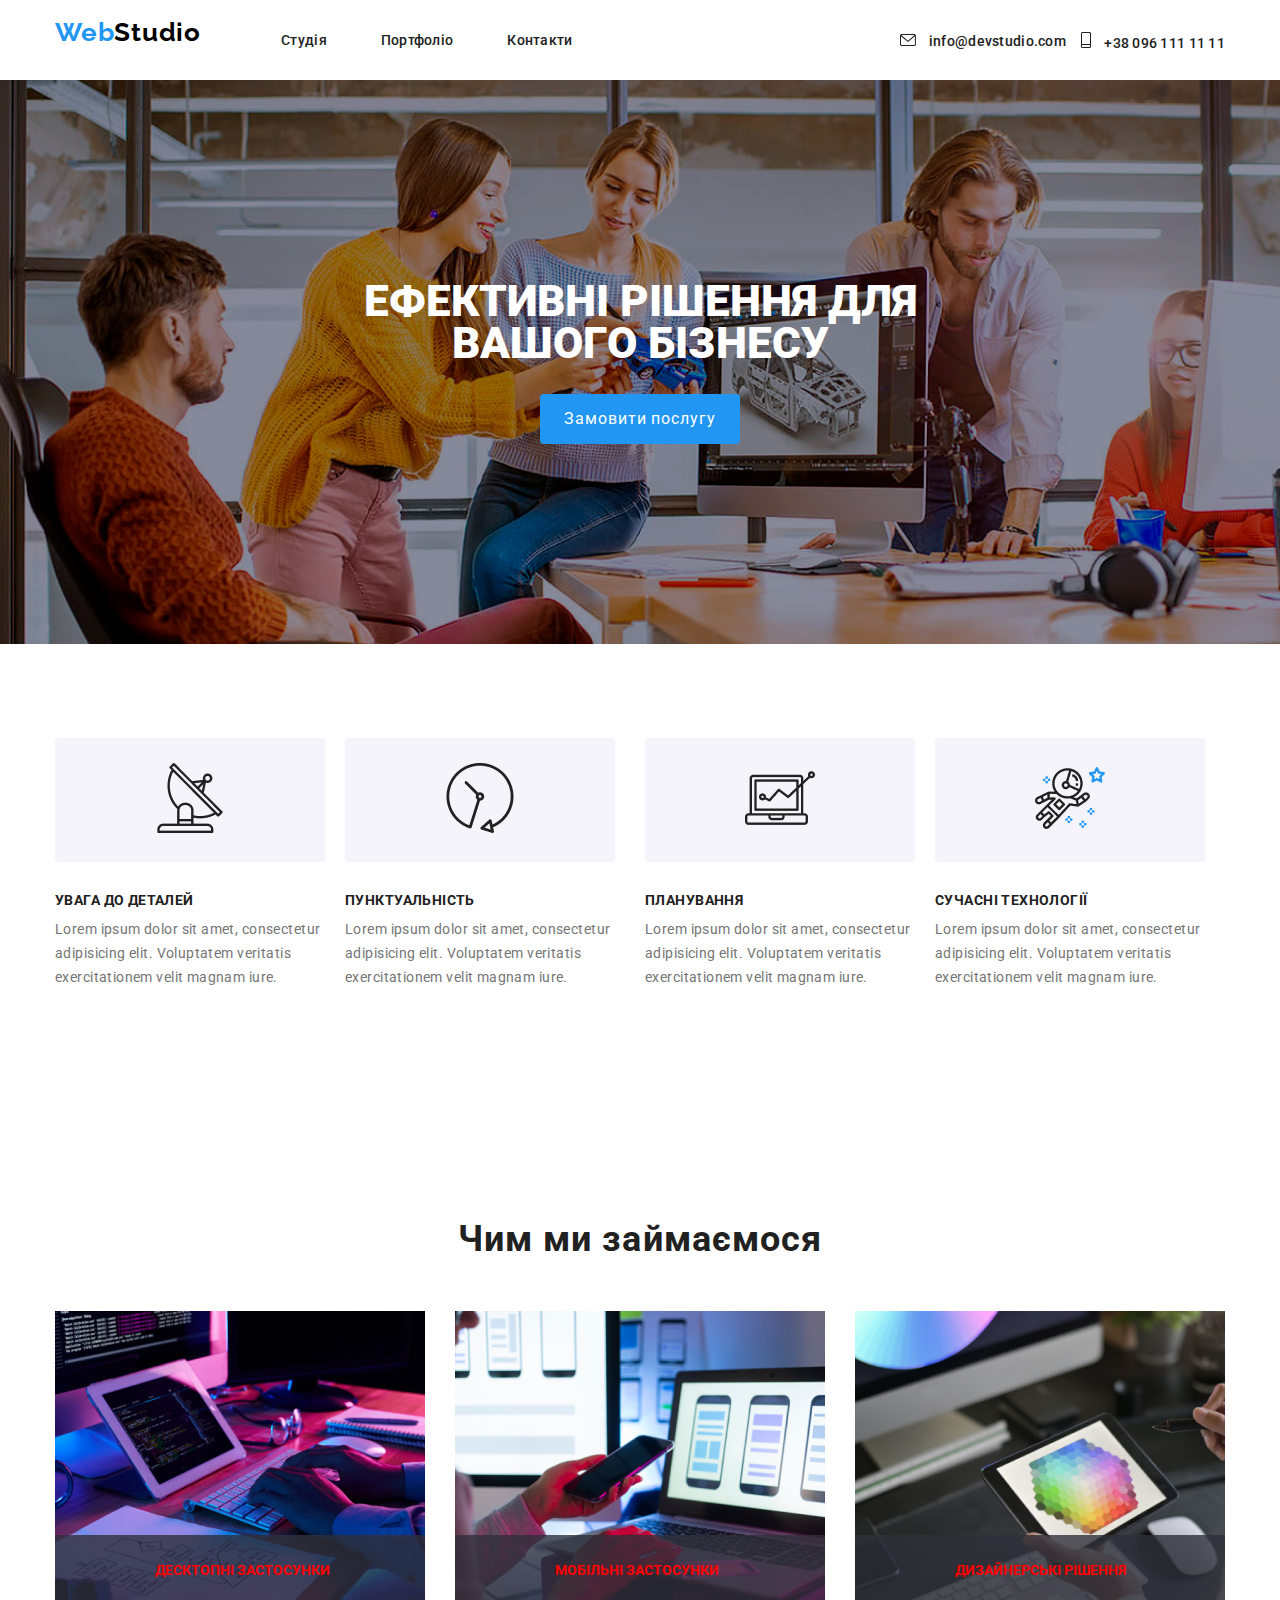
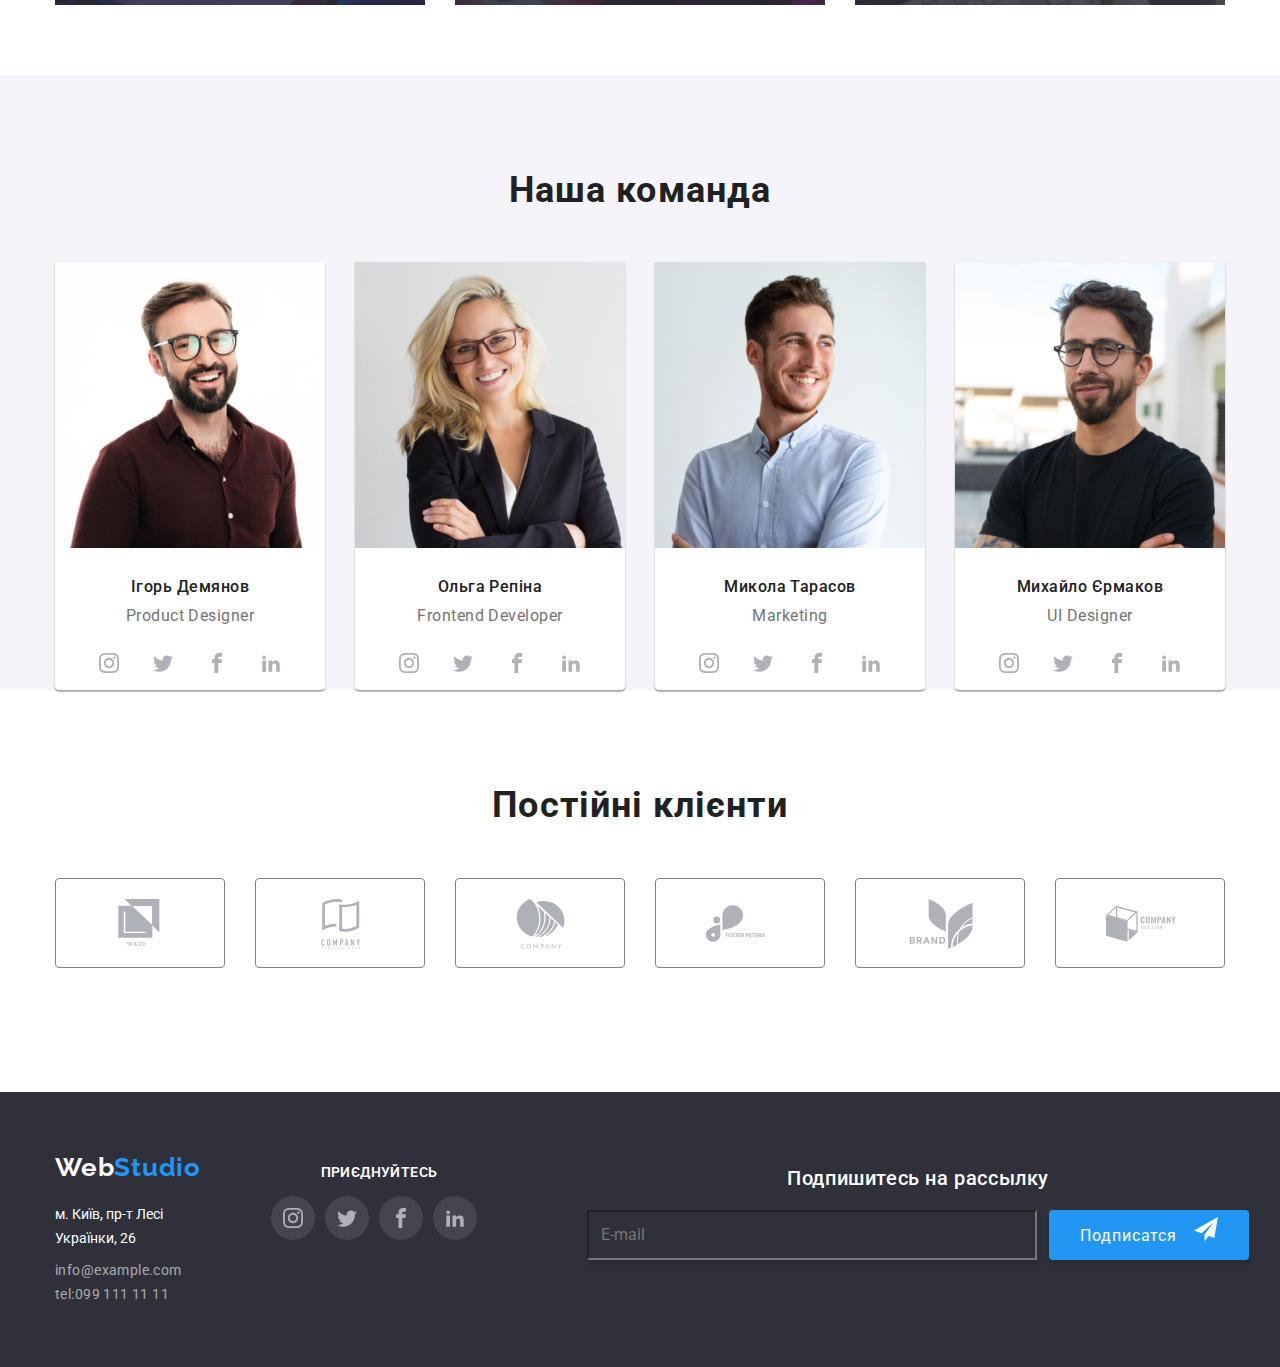
<file: index.html>
<!DOCTYPE html>
<html lang="zxx">
  <head>
    <meta charset="UTF-8" />
    <meta http-equiv="X-UA-Compatible" content="IE=edge" />
    <meta name="viewport" content="width=device-width, initial-scale=1.0" />
    <title>WebStudio</title>
    <link
      rel="stylesheet"
      href="https://fonts.googleapis.com/css2?family=Raleway:wght@700&display=swap"
    />
    <link
      href="https://fonts.googleapis.com/css2?family=Raleway:wght@700&family=Roboto:wght@500&display=swap"
      rel="stylesheet"
    />
    <link
      href="https://cdnjs.cloudflare.com/ajax/libs/modern-normalize/1.1.0/modern-normalize.min.css"
      rel="stylesheet"
    />
    <link rel="stylesheet" href="./scss/main.css" />
  </head>

  <body>
    <!-- Шапка -->
    <header>
      <div class="container">
        <nav>
          <a href="/" class="main-page"><span class="web">Web</span>Studio</a>
          <button data-menu-button type="button" class="btn-header">
              <svg class="heder_icon">
                <use
                  class="open_heder"
                  href="./images/symbol-defs.svg#heder_btn"
                ></use>
                <use
                  class="close_header"
                  href="./images/symbol-defs.svg#closde-heder"
                ></use>
              </svg>
            </button>

          <div data-menu class="mobile-modal">
            
            <ul class="list-links">
              <li class="list-link">
                <a href="./index.html" class="links">Студія</a>
              </li>
              <li class="list-link">
                <a href="portfolio.html" class="links">Портфоліо</a>
              </li>
              <li class="list-link">
                <a href="/contacts" class="links">Контакти</a>
              </li>
            </ul>
            <ul class="mobile-contacts">
              <li class="link-heder-telefon">
                <a href="tel:+380961111111" class="telefon-icon">
                  <svg
                    class="icom-heder-telefon"
                    width="10"
                    height="16"
                    viewBox="0 0 10 16"
                  >
                    <use href="./images/symbol-defs.svg#iphone"></use>
                  </svg>
                  <span>+38 096 111 11 11</span>
                </a>
              </li>

              <li>
                <a href="mailto:info@devstudio.com" class="contacts">
                  <svg
                    class="icom-heder-mail"
                    width="16"
                    height="12"
                    viewBox="0 0 16 12"
                  >
                    <use href="./images/symbol-defs.svg#email"></use>
                  </svg>
                  <span>info@devstudio.com</span>
                </a>
              </li>
            </ul>

            <ul class="list-social-heder">
              <li class="social-heder">
                <a class="socil-link-heder" href="./">Instagram</a>
              </li>
              <li class="social-heder">
                <a class="socil-link-heder" href="./">Twitter</a>
              </li>
              <li class="social-heder">
                <a class="socil-link-heder" href="./">Facebook</a>
              </li>
              <li class="social-heder">
                <a class="socil-link-heder" href="./">LinkedIn</a>
              </li>
            </ul>
          </div>

          <ul class="list-heder">
            <li class="list-link">
              <a href="./index.html" class="links">Студія</a>
            </li>
            <li class="list-link">
              <a href="portfolio.html" class="links">Портфоліо</a>
            </li>
            <li class="list-link">
              <a href="/contacts" class="links">Контакти</a>
            </li>
          </ul>

          <ul class="list-contacts">
            <li class="link-contacts">
              <a href="mailto:info@devstudio.com" class="contacts"
                ><svg
                  class="icom-heder-mail"
                  width="16"
                  height="12"
                  viewBox="0 0 16 12"
                >
                  <use href="./images/symbol-defs.svg#email"></use>
                  </svg>
                <span>info@devstudio.com</span></a
              >
            </li>

            <li class="link-contacts">
              <a href="tel:+380961111111" class="contacts"
                ><svg
                  class="icom-heder-tel"
                  width="10"
                  height="16"
                  viewBox="0 0 10 16"
                >
                  <use href="./images/symbol-defs.svg#iphone"></use>
                </svg>
                <span>+38 096 111 11 11</span></a
              >
            </li>
          </ul>
        </nav>
      </div>
    </header>

    <main>
      <!-- Секція-герой -->
      <section class="hero-section">
        <h1 class="hero-title">
          еФЕКтивні рішення для <br/>
          вашого бізнесу
        </h1>
        <button data-open-modal type="button" class="hero-btn">
          Замовити послугу
        </button>
      </section>
      <div class="backdrop is-hidden" data-backdrop>
        <form class="modall">
          <ul>
            <li class="list-closde">
              <button class="closde-btn" data-close-modal>
                <svg class="closde">
                  <use href="./images/symbol-defs.svg#closde"></use>
                </svg>
              </button>
            </li>
            <li class="list-leave-it">
              <h2>Залиште свої дані, ми Вам зателефонуємо</h2>
            </li>

            <li class="list-people">
              <p class="text-modall">Ім’я</p>
              <svg class="people">
                <use href="./images/symbol-defs.svg#people"></use>
              </svg>
              <input
                type="text"
                class="input-1"
                name="people"
                placeholder="Ведите Name"
                required
              />
            </li>
            <li class="list-tel">
              <p class="text-modall">Телефон</p>
              <svg class="tel">
                <use href="./images/symbol-defs.svg#tel"></use>
              </svg>
              <input
                type="text"
                class="input-1"
                name="Telephone"
                placeholder="Ведите Telephone"
                required

              />
            </li>
            <li class="list-mail">
              <p class="text-modall">Пошта</p>
              <svg class="mail">
                <use href="./images/symbol-defs.svg#mail"></use>
              </svg>
              <input
                type="email"
                class="input-1"
                name="Mail"
                placeholder="Ведите Mail"
                required
              />
            </li>
            <li class="write-tex">
              <p class="text-modall">Коментарі</p>
              <textarea
                class="modal-imput"
                name="Comment"
                placeholder="Введите текст"
              ></textarea>
            </li>
            <li class="list-checkbox">
              <div class="terms">
                <input type="checkbox" />
                <p class="I-agree">
                  Погоджуюсь з розсилкою і приймаю
                  <a class="link-checkbox" href="">Умови договору</a>
                </p>
              </div>
            </li>
          </ul>
          <button class="main-btn">Надіслати</button>
        </form>
      </div>

      <!-- Чому ми? -->
      <section class="about-section">
        <div class="container">
          <ul class="list-about">
            <li class="about-item">
              <h3 class="about-name">УВАГА ДО ДЕТАЛЕЙ</h3>
              <p class="about-description">
                Lorem ipsum dolor sit amet, consectetur adipisicing elit.
                Voluptatem veritatis exercitationem velit magnam iure.
              </p>
            </li>
            <li class="about-item">
              <h3 class="about-name">ПунктуальнІсть</h3>
              <p class="about-description">
                Lorem ipsum dolor sit amet, consectetur adipisicing elit.
                Voluptatem veritatis exercitationem velit magnam iure.
              </p>
            </li>
            <li class="about-item">
              <h3 class="about-name">ПЛАНУВАННЯ</h3>
              <p class="about-description">
                Lorem ipsum dolor sit amet, consectetur adipisicing elit.
                Voluptatem veritatis exercitationem velit magnam iure.
              </p>
            </li>
            <li class="about-item">
              <h3 class="about-name">СУЧАСНІ ТЕхнології</h3>
              <p class="about-description">
                Lorem ipsum dolor sit amet, consectetur adipisicing elit.
                Voluptatem veritatis exercitationem velit magnam iure.
              </p>
            </li>
          </ul>
        </div>
      </section>

      <!-- Чим ми займаємося? -->
      <section class="what-do-we-do">
        <div class="container">
          <h2 class="work-title">Чим ми займаємося</h2>
          <ul class="work-list">
            <li class="item-work">
              <img class="pages" src="./images/ДЕСКТОПНІ ЗАСТОСУНКИ.png" alt="035" />
              <div class="decision">
                <p class="team-do">ДЕСКТОПНІ ЗАСТОСУНКИ</p>
              </div>
            </li>

            <li class="item-work">
              <img class="pages" src="./images/МОБІЛЬНІ ЗАСТОСУНКИ.png" alt="1234" />
              <div class="decision">
                <p class="team-do">МОБІЛЬНІ ЗАСТОСУНКИ</p>
              </div>
            </li>
            <li class="item-work">
              <img class="pages" src="./images/ДИЗАЙНЕРСЬКІ РІШЕННЯ.png" alt="12345" />
              <div class="decision">
                <p class="team-do">ДИЗАЙНЕРСЬКІ РІШЕННЯ</p>
              </div>
            </li>
          </ul>
        </div>
      </section>

      <!-- Наша команда -->
      <section class="our-team-section">
        <div class="container">
          <h2 class="our-team">Наша команда</h2>
          <ul class="team">
            <li class="team-item">
              <picture>
                 <source srcset="./images/imgigormobile.1x.png 1x, ./images/imgigormobile.2x.png 2x" media="(max-width: 768px)">
              <source srcset="./images/imgigortablet.1x.png 1x, ./images/imgigortablet.2x.png 2x" media="(min-width: 768px)">
              <source srcset="./images/imgigordesck.1x.png 1x, ./images/imgigordesck.2x.png 2x" media="(min-width: 1200px)">
              <img class="our-pages" src="./images/imgigordesck.1x.png" alt="028" />
              </picture>
              <h3 class="team-name">Ігорь Демянов</h3>
              <p class="team-profesion">Product Designer</p>
              <ul class="social-list">
                <li class="social-item">
                  <a class="social-link">
                    <svg class="svg-social-networks">
                      <use href="./images/symbol-defs.svg#instagram"></use>
                    </svg>
                  </a>
                </li>
                <li class="social-item">
                  <a class="social-link">
                    <svg class="svg-social-networks">
                      <use href="./images/symbol-defs.svg#twitter"></use>
                    </svg>
                  </a>
                </li>
                <li class="social-item">
                  <a class="social-link">
                    <svg class="svg-social-networks">
                      <use href="./images/symbol-defs.svg#facebook"></use>
                    </svg>
                  </a>
                </li>
                <li class="social-item">
                  <a class="social-link">
                    <svg class="svg-social-networks">
                      <use href="./images/symbol-defs.svg#linkedin"></use>
                    </svg>
                  </a>
                </li>
              </ul>
            </li>
            <li class="team-item">
              <picture>
               <source srcset="./images/imgmobile-olga.1x.jpg 1x, ./images/imgmobile-olga.2x.jpg 2x" media="(max-width: 768px)">
              <source srcset="./images/imgtablet=olga.1x.jpg 1x, ./images/imgtablet=olga.2x.jpg 2x" media="(min-width: 768px)">
              <source srcset="./images/imgdesc-olga.1x.jpg 1x, ./images/imgdesc-olga.2x.png 2x" media="(min-width: 1200px)">
              <img class="our-pages" src="./images/imgdesc-olga.1x.jpg" alt="901" />
              </picture>
              <h3 class="team-name">Ольга Репіна</h3>
              <p class="team-profesion">Frontend Developer</p>
              <ul class="social-list">
                <li class="social-item">
                  <a class="social-link">
                    <svg class="svg-social-networks">
                      <use href="./images/symbol-defs.svg#instagram"></use>
                    </svg>
                  </a>
                </li>
                <li class="social-item">
                  <a class="social-link">
                    <svg class="svg-social-networks">
                      <use href="./images/symbol-defs.svg#twitter"></use>
                    </svg>
                  </a>
                </li>
                <li class="social-item">
                  <a class="social-link">
                    <svg class="svg-social-networks">
                      <use href="./images/symbol-defs.svg#facebook"></use>
                    </svg>
                  </a>
                </li>
                <li class="social-item">
                  <a class="social-link">
                    <svg class="svg-social-networks">
                      <use href="./images/symbol-defs.svg#linkedin"></use>
                    </svg>
                  </a>
                </li>
              </ul>
            </li>
            <li class="team-item">
            <picture>
              <source srcset="./images/imgmobile-Mikola.1x.jpg 1x, ./images/imgmobile-Mikola.2x.jpg 2x" media="(max-width: 768px)">
              <source srcset="./images/imgtablet-mikola.1x.jpg 1x, ./images/imgtablet-mikola.2x.jpg 2x" media="(min-width: 768px)">
              <source srcset="./images/imgdasc-mikola.1x.jpg 1x, ./images/imgdasc-mikola.2x.jpg 2x" media="(min-width: 1200px)">
              <img class="our-pages" src="./images/imgdasc-mikola.1x.jpgg" alt="902" />
            </picture>
              <h3 class="team-name">Микола Тарасов</h3>
              <p class="team-profesion">Marketing</p>
              <ul class="social-list">
                <li class="social-item">
                  <a class="social-link">
                    <svg class="svg-social-networks">
                      <use href="./images/symbol-defs.svg#instagram"></use>
                    </svg>
                  </a>
                </li>
                <li class="social-item">
                  <a class="social-link">
                    <svg class="svg-social-networks">
                      <use href="./images/symbol-defs.svg#twitter"></use>
                    </svg>
                  </a>
                </li>
                <li class="social-item">
                  <a class="social-link">
                    <svg class="svg-social-networks">
                      <use href="./images/symbol-defs.svg#facebook"></use>
                    </svg>
                  </a>
                </li>
                <li class="social-item">
                  <a class="social-link">
                    <svg class="svg-social-networks">
                      <use href="./images/symbol-defs.svg#linkedin"></use>
                    </svg>
                  </a>
                </li>
              </ul>
            </li>
            <li class="team-item">
              <picture>
              <source srcset="./images/imgmobile-Mihaylo.1x.jpg 1x, ./images/imgmobile-Mihaylo.2x.jpg 2x" media="(max-width: 768px)">
            <source srcset="./images/imgtablet-Mihaylo.1x.jpg 1x, ./images/imgtablet-Mihaylo.2x.jpg 2x" media="(min-width: 768px)">
            <source srcset="./images/imgdasc-Mihaylo.1x.jpg 1x, ./images/imgdasc-Mihaylo.2x.jpg 2x" media="(min-width: 1200px)">
              <img class="our-pages" src="./images/imgdasc-Mihaylo.1x.jpg" alt="903" />
            </picture>
              <h3 class="team-name">Михайло Єрмаков</h3>
              <p class="team-profesion">UI Designer</p>
              <ul class="social-list">
                <li class="social-item">
                  <a class="social-link">
                    <svg class="svg-social-networks">
                      <use href="./images/symbol-defs.svg#instagram"></use>
                    </svg>
                  </a>
                </li>
                <li class="social-item">
                  <a class="social-link">
                    <svg class="svg-social-networks">
                      <use href="./images/symbol-defs.svg#twitter"></use>
                    </svg>
                  </a>
                </li>
                <li class="social-item">
                  <a class="social-link">
                    <svg class="svg-social-networks">
                      <use href="./images/symbol-defs.svg#facebook"></use>
                    </svg>
                  </a>
                </li>
                <li class="social-item">
                  <a class="social-link">
                    <svg class="svg-social-networks">
                      <use href="./images/symbol-defs.svg#linkedin"></use>
                    </svg>
                  </a>
                </li>
              </ul>
            </li>
          </ul>
        </div>
      </section>

      <section class="Regular-section">
        <div class="container">
          <h2 class="Regular-customers">Постійні клієнти</h2>
          <ul class="taemes">
            <li class="container-Reguler">
              <svg class="svg-pages">
                <use href="./images/symbol-defs.svg#ya s go"></use>
              </svg>
            </li>
            <li class="container-Reguler">
              <svg class="svg-pages">
                <use href="./images/symbol-defs.svg#book"></use>
              </svg>
            </li>
            <li class="container-Reguler">
              <svg class="svg-pages">
                <use href="./images/symbol-defs.svg#company"></use>
              </svg>
            </li>
            <li class="container-Reguler">
              <svg class="svg-pages">
                <use href="./images/symbol-defs.svg#peters"></use>
              </svg>
            </li>
            <li class="container-Reguler">
              <svg class="svg-pages">
                <use href="./images/symbol-defs.svg#brand"></use>
              </svg>
            </li>
            <li class="container-Reguler">
              <svg class="svg-pages">
                <use href="./images/symbol-defs.svg#LINE"></use>
              </svg>
            </li>
          </ul>
        </div>
      </section>
    </main>
    <footer class="footer">
      <div class="container">
        <div class="footer-infor">
          <h2 class="logo-footer"><span class="logo-word">Web</span>Studio</h2>
          <address class="place">м. Київ, пр-т Лесі Українки, 26</address>
          <ul class="list-footer">
            <li class="email-footer">info@example.com</li>
            <li class="tel-footer">tel:099 111 11 11</li>
          </ul>
        </div>

        <div class="footer-social">
          <h2 class="Join-in">Приєднуйтесь</h2>
          <ul class="list-footer-social">
            <li class="list-item-footer">
              <a class="social-link">
                <svg class="svg-social-networks">
                  <use href="./images/symbol-defs.svg#instagram"></use>
                </svg>
              </a>
            </li>
            <li class="list-item-footer">
              <a class="social-link">
                <svg class="svg-social-networks">
                  <use href="./images/symbol-defs.svg#twitter"></use>
                </svg>
              </a>
            </li>
            <li class="list-item-footer">
              <a class="social-link">
                <svg class="svg-social-networks">
                  <use href="./images/symbol-defs.svg#facebook"></use>
                </svg>
              </a>
            </li>
            <li class="list-item-footer">
              <a class="social-link">
                <svg class="svg-social-networks">
                  <use href="./images/symbol-defs.svg#linkedin"></use>
                </svg>
              </a>
            </li>
          </ul>
        </div>
        <div class="footer-mailing">
          <h2 class="mailing-text">Подпишитесь на рассылку</h2>
          <ul class="list-mailing">
            <li class="link-mailing">
              <input class="footer-input" type="text" placeholder="E-mail" />
            </li>
            <li class="link-mailing">
              <button class="footer-btn" type="button">
                Подписатся
                <svg class="svg-mailing">
                  <use href="./images/symbol-defs.svg#telegram"></use>
                </svg>
              </button>
            </li>
          </ul>
        </div>
      </div>
    </footer>
    <script src="./js/script.js"></script>
  </body>
</html>
</file>
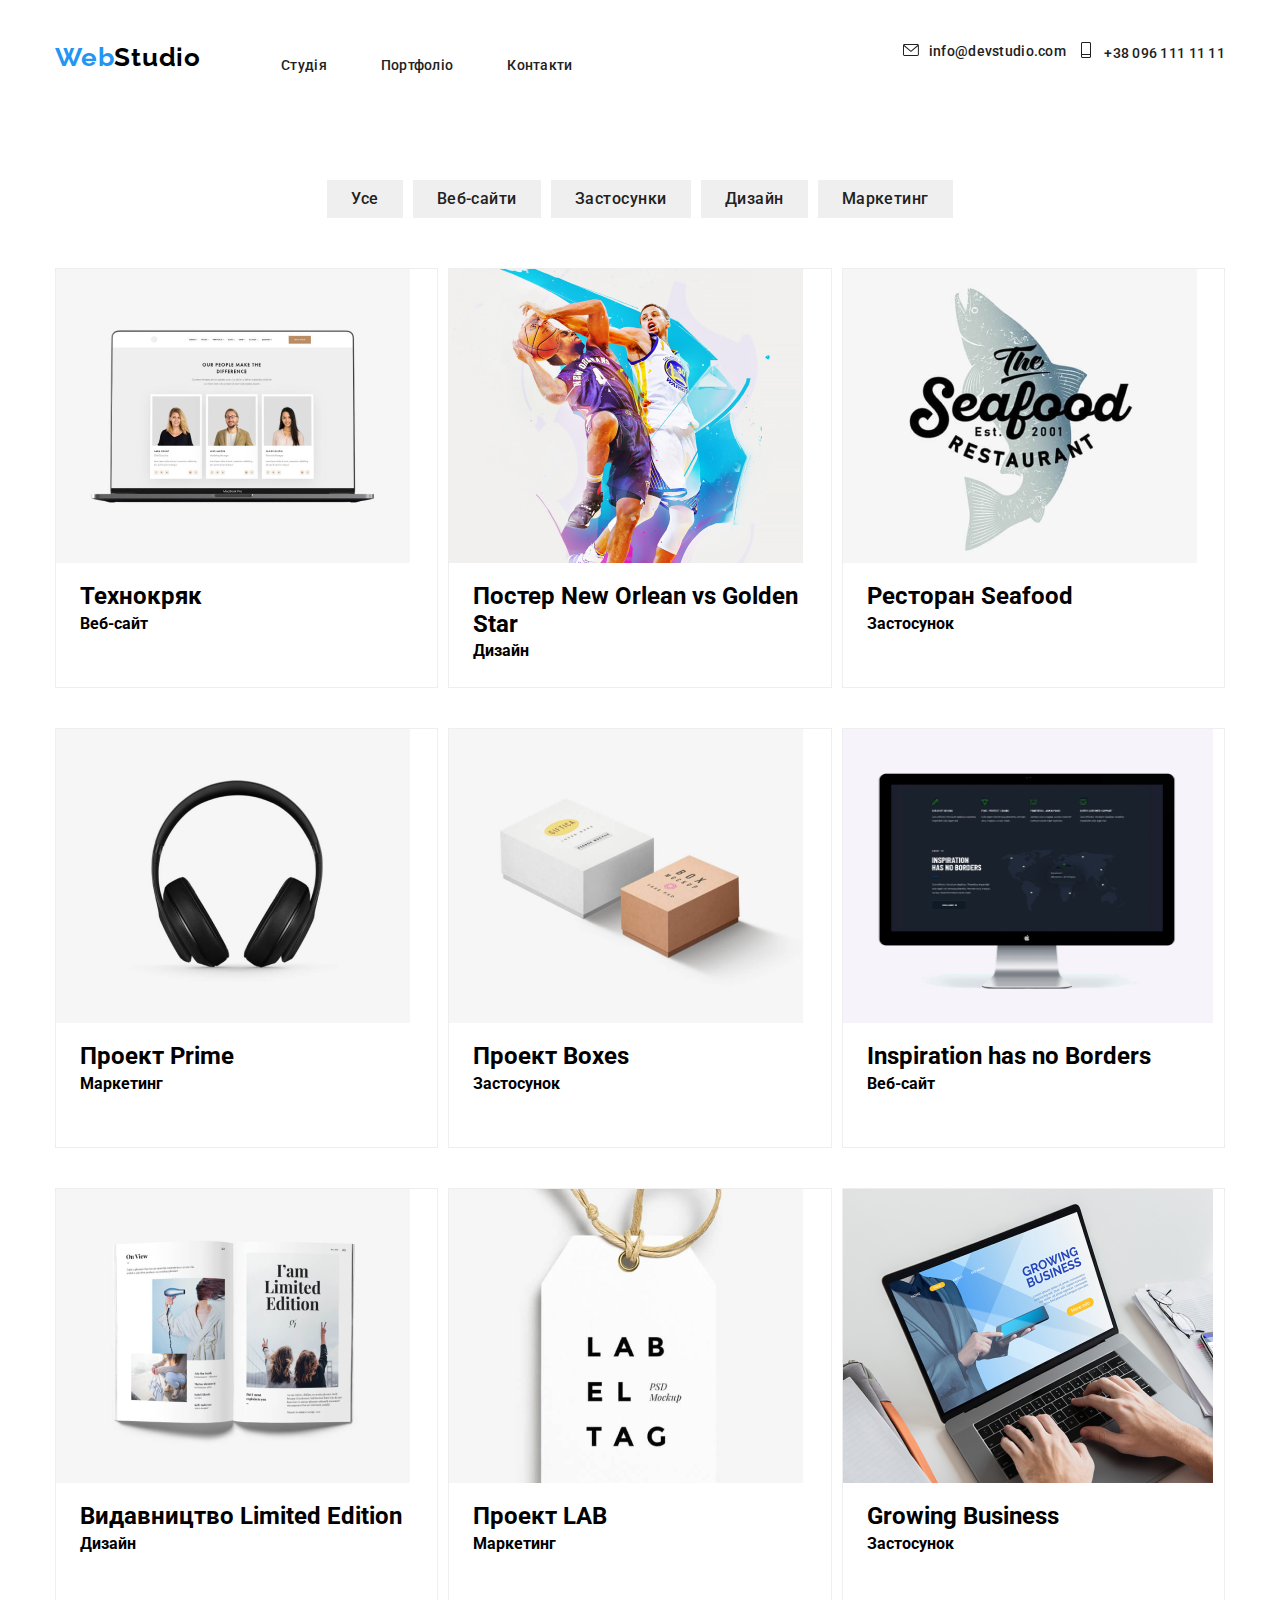
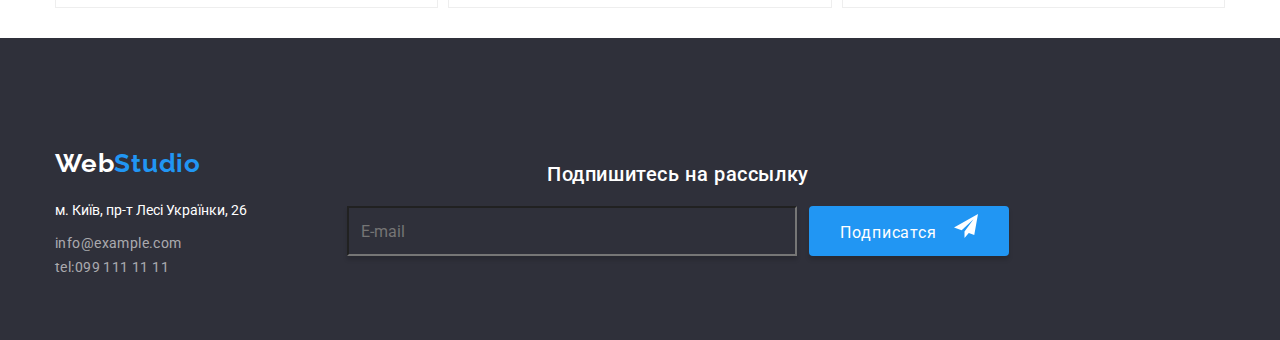
<file: portfolio.html>
<!DOCTYPE html>
<html lang="zxx">

<head>
  <meta charset="UTF-8">
  <meta http-equiv="X-UA-Compatible" content="IE=edge">
  <meta name="viewport" content="width=device-width, initial-scale=1.0">
  <title>Портфоліо</title>
  <link rel="stylesheet" href="https://fonts.googleapis.com/css2?family=Raleway:wght@700&display=swap">
  <link href="https://fonts.googleapis.com/css2?family=Raleway:wght@700&family=Roboto:wght@500&display=swap"
    rel="stylesheet">
  <link href="https://cdnjs.cloudflare.com/ajax/libs/modern-normalize/1.1.0/modern-normalize.min.css" rel="stylesheet">
  <link rel="stylesheet" href="./scss/portfolio.css">
</head>

<body>
  <!-- Шапка -->
  <header>
    <div class="container">
      <nav>
        <a href="/" class="main-page"><span class="web">Web</span>Studio</a>

        <ul class="list-heder">
          <li class="list-link"><a href="./index.html" class="links">Студія</a></li>
          <li class="list-link"><a href="portfolio.html" class="links">Портфоліо</a></li>
          <li class="list-link"><a href="/contacts" class="links">Контакти</a></li>
        </ul>


        <ul class="list-contacts">

          <li><a href="mailto:info@devstudio.com" class="contacts"><svg class="icom-heder-mail" width="16" height="12"
                viewBox="0 0 16 12">
                <use href="./images/symbol-defs.svg#email"></use>
              </svg><span>info@devstudio.com</span></a></li>

          <li><a href="tel:+380961111111" class="contacts"><svg class="icom-heder-tel" width="10" height="16"
                viewBox="0 0 10 16">
                <use href="./images/symbol-defs.svg#iphone"></use>
              </svg> <span>+38 096 111 11 11</span></a></li>
        </ul>
      </nav>
    </div>
  </header>
  <main>

    <ul class="menu">
      <li class="item"><button class="menu-btn" type="button">Усе</button></li>
      <li class="item"><button class="menu-btn" type="button">Веб-сайти</button></li>
      <li class="item"><button class="menu-btn" type="button">Застосунки</button></li>
      <li class="item"><Button class="menu-btn" type="button">Дизайн</Button></li>
      <li class="item"><button class="menu-btn" type="button">Маркетинг</button></li>
    </ul>


    <div class="container">
      <ul class="card-set">
        <li class="title">
          <picture>
            <source srcset="./images/imgТехнокрякMobile.1x.png 1x, ./images/imgТехнокрякMobile.2x.png 2x"
              media="(max-width: 768px)">
            <source srcset="./images/imgТехнокрякTablet.1x.png 1x, ./images/imgТехнокрякTablet.2x.png 2x"
              media="(min-width: 768px)">
            <source srcset="./images/imgТехнокрякdesc.1x.png 1x, ./images/imgТехнокрякdesc.2x.png 2x"
              media="(min-width: 1200px)">
            <img class="img-Profiles" src="./images/imgТехнокрякdesc.1x.png" alt="Профили">
          </picture>
          <h2>Технокряк</h2>
          <p>Веб-сайт</p>
          <div class="container-pages">
            <p class="text-hover">Технокрик це сучасний майданчик поширення коронавірусу.
              Компанії використовують цю платформу для цифрового шпигунства та атак на захищені сервери конкурентів.</p>
          </div>
        </li>

        <li class="title">
          <picture>
            <source srcset="./images/imgПостерmobile.1x.png 1x, ./images/imgПостерmobile.2x.png 2x"
              media="(max-width: 768px)">
            <source srcset="./images/imgПостерtablet.1x.png 1x, ./images/imgПостерtablet.2x.png 2x"
              media="(min-width: 768px)">
            <source srcset="./images/imgПостерdesc.1x.png 1x, ./images/imgПостерdesc.2x.png 2x"
              media="(min-width: 1200px)">
            <img src="./images/imgПостерdesc.1x.png" alt="Постер">
          </picture>
          <h2>Постер New Orlean vs Golden Star</h2>
          <p>Дизайн</p>
          <div class="container-pages">
            <p class="text-hover">Технокрик це сучасний майданчик поширення коронавірусу.
              Компанії використовують цю платформу для цифрового шпигунства та атак на захищені сервери конкурентів.</p>
          </div>
        </li>

        <li class="title">
          <picture>
            <source srcset="./images/imgРесторанmobile.1x.png 1x, ./images/imgРесторанmobile.2x.png 2x"
              media="(max-width: 768px)">
            <source srcset="./images/imgРестораhTablet.1x.png 1x, ./images/imgРестораhTablet.2x.png 2x"
              media="(min-width: 768px)">
            <source srcset="./images/imgРестораhdesc.1x.png 1x, ./images/imgРестораhdesc.2x.2x.png"
              media="(min-width: 1200px)">
            <img src="./images/imgРестораhdesc.1x.png" alt="Ресторан">
          </picture>
          <h2>Ресторан Seafood</h2>
          <p>Застосунок</p>
          <div class="container-pages">
            <p class="text-hover">Технокрик це сучасний майданчик поширення коронавірусу.
              Компанії використовують цю платформу для цифрового шпигунства та атак на захищені сервери конкурентів.</p>
          </div>
        </li>

        <li class="title">
          <picture>
            <source srcset="./images/imgНаушникиMobile.1x.png 1x, ./images/imgНаушникиMobile.2x.png 2x"
              media="(max-width: 768px)">
            <source srcset="./images/imgНаушникиTablet.1x.png 1x, ./images/imgНаушникиTablet.2x.png 2x"
              media="(min-width: 768px)">
            <source srcset="./images/imgНаушникиDESC.1x.png 1x, ./images/imgНаушникиDESC.2x.png 2x"
              media="(min-width: 1200px)">
            <img src="./images/imgНаушникиDESC.1x.png" alt="Наушники">
          </picture>
          <h2>Проект Prime</h2>
          <p>Маркетинг</p>
          <div class="container-pages">
            <p class="text-hover">Технокрик це сучасний майданчик поширення коронавірусу.
              Компанії використовують цю платформу для цифрового шпигунства та атак на захищені сервери конкурентів.</p>
          </div>
        </li>

        <li class="title">
          <picture>
            <source srcset="./images/imgBoxMobile.1x.png 1x, ./images/imgBoxMobile.2x.png 2x"
              media="(max-width: 768px)">
            <source srcset="./images/imgBoxTablet.1x.png 1x, ./images/imgBoxTablet.2x.png 2x"
              media="(min-width: 768px)">
            <source srcset="./images/imgBoxDesc.1x.png 1x, ./images/imgBoxDesc.2x.png 2x" media="(min-width: 1200px)">
            <img src="./images/imgBoxDesc.1x.png" alt="коробка">
          </picture>
          <h2>Проект Boxes</h2>
          <p>Застосунок</p>
          <div class="container-pages">
            <p class="text-hover">Технокрик це сучасний майданчик поширення коронавірусу.
              Компанії використовують цю платформу для цифрового шпигунства та атак на захищені сервери конкурентів.</p>
          </div>
        </li>

        <li class="title">
          <picture>
            <source srcset="./images/imgmonitorMobile.1x.png 1x, ./images/imgmonitorMobile.2x.png 2x" media="(max-width: 768px)">
            <source srcset="./images/imgmonitortablet.1x.png 1x, ./images/imgmonitortablet.2x.png 2x" media="(min-width: 768px)">
            <source srcset="./images/imgmonitordesc.1x.png 1x, ./images/imgmonitordesc.2x.png" media="(min-width: 1200px)">
            <img class="pages" src="./images/imgmonitordesc.1x.png" alt="Монитор">
          </picture>
          <h2>Inspiration has no Borders</h2>
          <p>Веб-сайт</p>
          <div class="container-pages">
            <p class="text-hover">Технокрик це сучасний майданчик поширення коронавірусу.
              Компанії використовують цю платформу для цифрового шпигунства та атак на захищені сервери конкурентів.</p>
          </div>
        </li>

        <li class="title">
          <picture>
            <source srcset="./images/imgMagazineMobile.1x.png 1x, ./images/imgMagazineMobile.2x.png 2x" media="(max-width: 768px)">
            <source srcset="./images/imgMagazineTablet.1x.png 1x, ./images/imgMagazineTAblet.2x.png 2x" media="(min-width: 768px)">
            <source srcset="./images/imgMagazinedesc.1x.png 1x, ./images/imgMagazinedesc.2x.png 2x" media="(min-width: 1200px)">
            <img src="./images/imgMagazinedesc.1x.png" alt="Журнал">
          </picture>
          <h2>Видавництво Limited Edition</h2>
          <p>Дизайн</p>
          <div class="container-pages">
            <p class="text-hover">Технокрик це сучасний майданчик поширення коронавірусу.
              Компанії використовують цю платформу для цифрового шпигунства та атак на захищені сервери конкурентів.</p>
          </div>
        </li>

        <li class="title">
          <picture>
            <source srcset="./images/imgLeibaMobile.1x.png 1x, ./images/imgLeibaMobile.2x.png 2x" media="(max-width: 768px)">
            <source srcset="./images/imgLeibaTablet.1x.png 1x, ./images/imgLeibaTablet.2x.png 2x" media="(min-width: 768px)">
            <source srcset="./images/imgLeibaDesc.1x.png 1x, ./images/imgLeibaDesc.2x.png 2x" media="(min-width: 1200px)">
            <img src="./images/905.jpg" alt="Лейба">
          </picture>
          <h2>Проект LAB</h2>
          <p>Маркетинг</p>
          <div class="container-pages">
            <p class="text-hover">Технокрик це сучасний майданчик поширення коронавірусу.
              Компанії використовують цю платформу для цифрового шпигунства та атак на захищені сервери конкурентів.</p>
          </div>
        </li>

        <li class="title">
          <picture>
            <source srcset="./images/img laptopMobile.1x.png 1x, ./images/img laptopMobile.2x.png 2x" media="(max-width: 768px)">
            <source srcset="./images/img laptopTablet.1x.png 1x, ./images/img laptoptablet2x.png 2x" media="(min-width: 768px)">
            <source srcset="./images/img laptopDesc.1x.png 1x, ./images/img laptopDesc.2x.png" media="(min-width: 1200px)">
            <img class="pages" src="./images/img laptopDesc.1x.png" alt="Ноутбук">
          </picture>
          <h2>Growing Business</h2>
          <p>Застосунок</p>
          <div class="container-pages">
            <p class="text-hover">Технокрик це сучасний майданчик поширення коронавірусу.
              Компанії використовують цю платформу для цифрового шпигунства та атак на захищені сервери конкурентів.</p>
          </div>
        </li>
      </ul>
    </div>


  </main>
  <footer class="footer">
    <div class="container">
      <div class="footer-infor">
        <h2 class="logo-footer"><span class="logo-word">Web</span>Studio</h2>
        <address class="place">м. Київ, пр-т Лесі Українки, 26</address>
        <ul class="list-footer">
          <li class="email-footer">info@example.com</li>
          <li class="tel-footer">tel:099 111 11 11</li>
        </ul>
      </div>
      <div class="footer-mailing">
        <h2 class="mailing-text">Подпишитесь на рассылку</h2>
        <ul class="list-mailing">
          <li class="link-mailing"><input class="footer-input" type="text" placeholder="E-mail"></li>
          <li class="link-mailing"><button class="footer-btn" type="button">Подписатся <svg class="svg-mailing">
                <use href="./images/symbol-defs.svg#telegram"></use>
              </svg></button></li>
        </ul>
      </div>
    </div>
    </div>
  </footer>
</body>
</file>
<file: scss/main.css>
body {
  font-family: "Roboto";
  font-weight: 700;
}

.container {
  padding-left: 15px;
  padding-right: 15px;
  margin-left: auto;
  margin-right: auto;
}
@media screen and (min-width: 480px) {
  .container {
    width: 480px;
  }
}
@media screen and (min-width: 768px) {
  .container {
    width: 768px;
  }
}
@media screen and (min-width: 1200px) {
  .container {
    width: 1200px;
  }
}

header {
  display: flex;
  align-items: center;
  height: 80px;
  position: relative;
}

nav {
  display: flex;
}

.main-page {
  color: #000000;
  font-family: "Raleway";
  font-size: 26px;
  line-height: 1.2;
  letter-spacing: 0.03em;
}
@media screen and (min-width: 768px) {
  .main-page {
    margin-right: 93px;
    width: 133.12px;
    height: 17.76px;
  }
}

.web {
  color: #2196F3;
}

.list-links {
  gap: 20px;
  position: absolute;
  top: 100%;
  left: 0;
  width: 480px;
  height: 400px;
  display: none;
  background-color: #fff;
}

.links {
  font-weight: 500;
  font-size: 40px;
  line-height: 47px;
  text-align: center;
  letter-spacing: 0.02em;
  color: #212121;
}
@media screen and (min-width: 768px) {
  .links {
    font-size: 14px;
    position: relative;
  }
}

.links::after {
  content: "";
  background-color: #2196F3;
  width: 100%;
  height: 4px;
  display: block;
  position: absolute;
  top: 32px;
  opacity: 0;
}

.links:hover::after {
  opacity: 1;
}

.list-heder {
  display: none;
}
@media screen and (min-width: 768px) {
  .list-heder {
    display: flex;
  }
}

.list-link {
  margin-top: 25px;
}
@media screen and (min-width: 768px) {
  .list-link {
    margin-right: 54px;
    margin-top: 0px;
  }
}

.list-link:last-child {
  margin-right: 0px;
}

.links:hover {
  color: #2196F3;
}

.list-contacts {
  list-style: none;
  display: none;
}
@media screen and (min-width: 768px) {
  .list-contacts {
    display: flex;
    flex-wrap: wrap;
  }
}
@media screen and (min-width: 1200px) {
  .list-contacts {
    display: flex;
    margin-left: auto;
  }
}

.link-contacts {
  padding-left: 50px;
}
@media screen and (min-width: 768px) {
  .link-contacts {
    padding: 0px;
  }
}
@media screen and (min-width: 1200px) {
  .link-contacts {
    padding-top: 15px;
    padding-left: 0px;
  }
}

.contacts {
  color: #212121;
  font-weight: 500;
  font-size: 14px;
  line-height: 1.1;
  letter-spacing: 0.02em;
}

.contacts:hover {
  color: #2196F3;
}

.icom-heder-mail {
  margin-left: 0px;
  margin-right: 10px;
  fill: currentColor;
}
@media screen and (min-width: 768px) {
  .icom-heder-mail {
    margin-left: 32px;
  }
}

.icom-heder-tel {
  margin-left: 32px;
  margin-right: 10px;
  fill: currentColor;
}
@media screen and (min-width: 768px) {
  .icom-heder-tel {
    margin-left: 15px;
  }
}

a[href="tel:+380961111111"] {
  padding-top: 32px;
}
@media screen and (min-width: 768px) {
  a[href="tel:+380961111111"] {
    margin-left: 20px;
  }
}
@media screen and (min-width: 1200px) {
  a[href="tel:+380961111111"] {
    margin-left: 0px;
  }
}

.icon {
  left: 65.75%;
  right: 33.25%;
  width: 50px;
  height: 50px;
  bottom: 98.43%;
}

.btn-header {
  border: none;
  display: block;
  margin-left: auto;
  background-color: transparent;
}
@media screen and (min-width: 768px) {
  .btn-header {
    display: none;
  }
}

.btn-header .heder_icon {
  width: 40px;
  height: 40px;
  fill: #000000;
}

.btn-header .close_header {
  display: none;
}

.btn-header .open_heder {
  display: block;
}

.btn-header.is-open .heder_icon {
  display: block;
}

.btn-header.is-open .open_heder {
  display: none;
}

.list-links.is-open {
  display: block;
}

.close_header {
  height: 32px;
  width: 32px;
}

.icom-heder-telefon {
  fill: currentColor;
}

.link-heder-telefon {
  margin-top: 62px;
  margin-bottom: 22px;
}

.telefon-icon {
  font-weight: 500;
  font-size: 34px;
  line-height: 40px;
  /* identical to box height */
  letter-spacing: 0.02em;
  color: #757575;
}

.telefon-icon:hover {
  color: #2196F3;
}

.socil-link-heder {
  font-weight: 500;
  font-size: 18px;
  line-height: 22px;
  /* identical to box height, or 122% */
  letter-spacing: 0.02em;
  color: #2196f3;
}

.list-social-heder {
  display: flex;
  padding-top: 20px;
}

.social-heder {
  margin-right: 20px;
}

.social-heder:last-child {
  margin-right: 0px;
}

.mobile-modal {
  width: 100%;
  display: none;
}
@media screen and (min-width: 480px) {
  .mobile-modal {
    display: none;
    position: absolute;
    top: 100%;
    left: 0%;
  }
  .mobile-modal.is-open {
    display: block;
  }
}

.hero-section {
  max-width: 1600px;
  background-image: linear-gradient(rgba(47, 48, 58, 0.4), rgba(47, 48, 58, 0.4)), url(../../images/Header\ imgmobilehero.1x.png);
  padding: 118px 60px;
}
@media screen and (-webkit-min-device-pixel-ratio: 2), screen and (min-resolution: 2dppx), (-webkit-min-device-pixel-ratio: 2), (min-resolution: 192dpi) {
  .hero-section {
    background-image: url(../../images/Header\ imgmobilehero.2x.png);
  }
}
@media screen and (min-width: 768px) {
  .hero-section {
    background-image: url(../../images/Header\ imgtablethero.1x.png);
  }
}
@media screen and (min-width: 768px) and (-webkit-min-device-pixel-ratio: 2), screen and (min-width: 768px) and (min-resolution: 2dppx), screen and (min-width: 768px) and (min-resolution: 192dpi) {
  .hero-section {
    background-image: url(../../images/Header\ imgtablethero.2.png);
  }
}
@media screen and (min-width: 1200px) {
  .hero-section {
    padding-top: 200px;
    padding-bottom: 200px;
    background-image: url(../../images/Imgherodesk.1x.png);
  }
}
@media screen and (min-width: 1200px) and (-webkit-min-device-pixel-ratio: 2), screen and (min-width: 1200px) and (min-resolution: 2dppx), screen and (min-width: 1200px) and (min-resolution: 192dpi) {
  .hero-section {
    background-image: url(../../images/Imgherodesk.2x.png);
  }
}

.hero-title {
  text-align: center;
  text-transform: uppercase;
  color: #FFFFFF;
  margin-bottom: 30px;
  padding: auto;
}
@media screen and (min-width: 480px) {
  .hero-title {
    margin-left: auto;
    margin-right: auto;
    font-weight: 900;
    font-size: 26px;
    line-height: 42px;
  }
}
@media screen and (min-width: 1200px) {
  .hero-title {
    font-size: 44px;
    line-height: 1, 3;
  }
}

.hero-btn {
  border: none;
  font-size: 16px;
  padding: auto;
  margin-top: 30px;
  line-height: 1.9;
  align-items: center;
  text-align: center;
  letter-spacing: 0.06em;
  color: #FFFFFF;
  width: 200px;
  height: 50px;
  display: block;
  background: #2196F3;
  border-radius: 4px;
  /* box-shadow: 0 5px o rgb(175, 2, 2); */
  position: relative;
}
@media screen and (min-width: 480px) {
  .hero-btn {
    margin-left: auto;
    margin-right: auto;
  }
}
.hero-btn:hover {
  background-color: rgb(197, 6, 6);
}

.hero-btn:active {
  top: 5px;
  box-shadow: 0px 4px 4px rgba(0, 0, 0, 0.15);
}

.backdrop.is-hidden {
  opacity: 0;
  pointer-events: none;
}

.backdrop.is-hidden .form {
  transform: translate(-50%, -50%) scale(0);
}

.backdrop {
  position: relative;
  top: 0;
  left: 0;
  bottom: 0;
  right: 0;
  background-color: rgba(244, 243, 245, 0.5);
}

.modall {
  max-width: 581px;
  transform: translate(-50%, -50%) scale(1);
  position: absolute;
  background: #FFFFFF;
  box-shadow: 0px 1px 3px rgba(0, 0, 0, 0.12), 0px 1px 1px rgba(0, 0, 0, 0.14), 0px 2px 1px rgba(0, 0, 0, 0.2);
  border-radius: 4px;
  left: 50%;
  top: 50%;
}

.closde {
  width: 11px;
  height: 11px;
}

.closde-btn {
  border: solid #000000 1px;
  fill: #000000;
  border: 20px;
  padding: 6px;
  width: 11px;
  height: 11px;
}

.people {
  width: 12px;
  height: 12px;
  position: absolute;
  margin-top: 14px;
  margin-left: 15px;
}

.list-closde {
  padding-left: 537px;
  padding-top: 17px;
}

.list-leave-it {
  padding-left: 41px;
  padding-top: 40px;
  margin-bottom: 12px;
}

.input-1 {
  width: 100%;
  height: 40px;
  border: 1px solid rgba(33, 33, 33, 0.2);
  border-radius: 4px;
  padding-left: 42px;
  /* position: relative; */
}

.list-people {
  padding-left: 40px;
}

.tel {
  width: 13px;
  height: 13px;
  position: absolute;
  margin-top: 14px;
  margin-left: 15px;
  position: absolute;
  margin-top: 14px;
  margin-left: 15px;
}

.list-tel {
  padding-left: 40px;
}

.list-mail {
  padding-left: 40px;
}

.mail {
  width: 15px;
  height: 13px;
  position: absolute;
  margin-top: 14px;
  margin-left: 15px;
}

.modal-imput {
  width: 100%;
  height: 120px;
}

.write-tex {
  padding-left: 40px;
  margin-top: 10px;
}

.list-checkbox {
  margin-top: 25px;
  padding-left: 54px;
  /* width: 15px;
  height: 16px; */
}

.I-agree {
  font-weight: 400;
  font-size: 14px;
  line-height: 24px;
  letter-spacing: 0.03em;
  color: #757575;
  width: 300px;
  height: 24px;
  margin-left: 10px;
}

.link-checkbox {
  color: rgb(33, 150, 243);
  height: 24px;
  width: 100px;
  justify-content: center;
}

.main-btn {
  border: none;
  font-size: 16px;
  padding: auto;
  margin-top: 60px;
  line-height: 1.9;
  align-items: center;
  text-align: center;
  letter-spacing: 0.06em;
  color: #FFFFFF;
  width: 200px;
  height: 50px;
  display: block;
  margin-left: auto;
  margin-right: auto;
  background: #2196F3;
  box-shadow: 0px 4px 4px rgba(0, 0, 0, 0.15);
  border-radius: 4px;
  position: relative;
  top: 0px;
  box-shadow: 0 5px o #161616;
}

.text-modall {
  width: 38px;
  height: 14px;
  letter-spacing: 0.01em;
  color: #757575;
  margin-bottom: 4px;
  margin-top: 10px;
}

.modal-imput {
  padding-top: 12px;
  padding-left: 16px;
}

.main-btn:hover {
  background-color: rgb(1, 36, 1);
}

.main-btn:active {
  top: 3px;
  box-shadow: 0 2px o #161616;
}

@media screen and (min-width: 480px) {
  .about-section {
    height: 1114px;
    padding-top: 20px;
  }
}
@media screen and (min-width: 768px) {
  .about-section {
    height: 627px;
  }
}
@media screen and (min-width: 1200px) {
  .about-section {
    padding-top: 94px;
    height: 480px;
  }
}

.list-about {
  list-style: none;
}
@media screen and (min-width: 480px) {
  .list-about {
    flex-wrap: wrap;
    display: flex;
  }
}
@media screen and (min-width: 480px) {
  .about-item {
    width: 450px;
  }
}
@media screen and (min-width: 768px) {
  .about-item {
    width: 354px;
    margin-right: 20px;
  }
}
@media screen and (min-width: 1200px) {
  .about-item {
    width: 270px;
  }
}

@media screen and (min-width: 480px) {
  .about-item:nth-child(2) {
    margin-right: 0px;
  }
}
@media screen and (min-width: 1200px) {
  .about-item:nth-child(2) {
    margin-right: 30px;
  }
}

.about-item:last-child {
  margin-right: 0;
}

.about-name {
  margin-top: 30px;
  font-size: 14px;
  letter-spacing: 0.03em;
  text-transform: uppercase;
  color: #212121;
}
@media screen and (min-width: 480px) {
  .about-name {
    font-weight: 700;
    line-height: 16px;
  }
}
.about-description {
  margin-top: 10px;
  font-weight: 400;
  font-size: 14px;
  letter-spacing: 0.03em;
  color: #757575;
}
@media screen and (min-width: 480px) {
  .about-description {
    line-height: 24px;
  }
}
@media screen and (min-width: 1200px) {
  .about-description {
    line-height: 1.7;
  }
}

.about-item::before {
  content: "";
  background-position: center;
  background-repeat: no-repeat;
  /* position: absolute; */
  /* height: 120px; */
  background: #F5F4FA;
  border-radius: 4px;
}
.about-item:nth-child(1)::before {
  content: url(../.././images/Vector.png);
  display: block;
  padding-bottom: 25px;
  text-align: center;
  padding-top: 25px;
}

.about-item:nth-child(2)::before {
  content: url(../.././images/Vector\ \(1\).png);
  display: block;
  padding-bottom: 25px;
  text-align: center;
  padding-top: 25px;
}

.about-item:nth-child(3)::before {
  content: url(../.././images/Vector\ \(2\).png);
  display: block;
  padding-bottom: 33px;
  text-align: center;
  padding-top: 33px;
}

.about-item:nth-child(4)::before {
  content: url(../.././images/astronaut\ 1.png);
  display: block;
  padding-bottom: 25px;
  text-align: center;
  padding-top: 25px;
}

.what-do-we-do {
  display: none;
  padding-bottom: 94px;
  padding-left: auto;
  padding-right: auto;
}
@media screen and (min-width: 1200px) {
  .what-do-we-do {
    display: flex;
  }
}

.work-title {
  padding-top: 94px;
  margin-left: auto;
  margin-right: auto;
  margin-bottom: 50px;
  font-size: 36px;
  line-height: 1.2;
  text-align: center;
  letter-spacing: 0.03em;
  color: #212121;
}

.work-list {
  list-style: none;
  padding: 0px;
}
@media screen and (min-width: 1200px) {
  .work-list {
    display: flex;
  }
}

.item-work {
  margin-right: 30px;
  padding-bottom: 200px;
}

.item-work:last-child {
  margin-right: 0px;
}

.team-do {
  padding-top: 27px;
  padding-left: 100px;
  position: absolute;
  font-weight: 700;
  font-size: 14px;
  text-align: center;
  line-height: 16px;
  color: red;
}

.decision {
  position: relative;
  height: 70px;
  width: 370px;
  background: rgba(47, 48, 58, 0.8);
  top: 224px;
}

.pages {
  width: 370px;
  height: 294px;
  position: absolute;
}

.social-link {
  width: 44px;
  height: 44px;
  fill: #AFB1B8;
  align-items: center;
  justify-content: center;
  display: flex;
}

.our-team-section {
  padding-top: 94px;
  background-color: #F5F4FA;
  padding-right: auto;
}

.team {
  list-style: none;
  padding: 0px;
}
@media screen and (min-width: 768px) {
  .team {
    display: flex;
    flex-wrap: wrap;
  }
}
@media screen and (min-width: 1200px) {
  .team {
    display: flex;
  }
}

.our-team {
  padding-bottom: 50px;
  font-weight: 700;
  font-size: 36px;
  line-height: 1.2;
  text-align: center;
  letter-spacing: 0.03em;
  color: #212121;
}

.team-item {
  margin-bottom: 30px;
  padding-bottom: 30px;
  background: #FFFFFF;
  /* material shadow v1 */
  box-shadow: 0px 1px 3px rgba(0, 0, 0, 0.12), 0px 1px 1px rgba(0, 0, 0, 0.14), 0px 2px 1px rgba(0, 0, 0, 0.2);
  border-radius: 0px 0px 4px 4px;
}
@media screen and (min-width: 480px) {
  .team-item {
    width: 450px;
    height: 622px;
  }
}
@media screen and (min-width: 768px) {
  .team-item {
    margin-right: 30px;
    width: 354px;
    height: 536px;
    margin-bottom: 0px;
  }
}
@media screen and (min-width: 1200px) {
  .team-item {
    margin-right: 30px;
    width: 270px;
    height: 428px;
  }
}

@media screen and (min-width: 480px) {
  .team-item:nth-child(2) {
    margin-right: 0px;
  }
}
@media screen and (min-width: 1200px) {
  .team-item:nth-child(2) {
    margin-right: 30px;
  }
}

.team-item:last-child {
  margin-right: 0px;
}

.team-name {
  margin-top: 30px;
  margin-left: auto;
  margin-right: auto;
  font-weight: 500;
  font-size: 16px;
  line-height: 1, 1;
  /* identical to box height */
  text-align: center;
  letter-spacing: 0.03em;
  color: #212121;
}

.team-profesion {
  margin-top: 10px;
  padding-left: auto;
  font-weight: 400;
  font-size: 16px;
  line-height: 19px;
  /* identical to box height */
  text-align: center;
  letter-spacing: 0.03em;
  color: #757575;
}

.social-list {
  display: flex;
  margin-top: 16px;
  justify-content: center;
}

.social-item {
  margin-right: 10px;
}

.svg-social-networks {
  width: 20px;
  height: 20px;
}

.social-link:hover {
  fill: #FFFFFF;
  background-color: #2196F3;
  border-radius: 50%;
}

.Regular-customers {
  margin-left: auto;
  margin-right: auto;
  margin-bottom: 50px;
  font-size: 36px;
  line-height: 1.2;
  text-align: center;
  letter-spacing: 0.03em;
  color: #212121;
}

.container-Reguler {
  justify-content: center;
  margin-bottom: 30px;
  margin-right: 30px;
  width: 210px;
  height: 90px;
  border: 1px solid grey;
  border-radius: 4px;
}

@media screen and (min-width: 480px) {
  .container-Reguler:nth-child(2n) {
    margin-right: 0px;
  }
}
@media screen and (min-width: 768px) {
  .container-Reguler:nth-child(2n) {
    margin-right: 30px;
  }
}

.container-Reguler:hover {
  fill: #2196F3;
  border: 1px solid #2196F3;
  border-radius: 4px;
}

.container-Reguler:last-child {
  margin-right: 0px;
}

.svg-pages {
  fill: #AFB1B8;
  margin-bottom: 20px;
  margin-left: 50px;
  margin-top: 20px;
  margin-right: auto;
  height: 50px;
  width: 70px;
}

.container-Reguler:hover {
  fill: #2196F3;
}

.svg-pages:hover {
  fill: #2196F3;
}

.taemes {
  list-style: none;
  padding: 0px;
}
@media screen and (min-width: 480px) {
  .taemes {
    display: flex;
    flex-wrap: wrap;
  }
}
@media screen and (min-width: 1200px) {
  .taemes {
    flex-wrap: nowrap;
  }
}

.Regular-section {
  padding-top: 94px;
  padding-bottom: 94px;
  padding-left: auto;
  padding-right: auto;
}

.footer {
  padding-bottom: 60px;
  background: #2F303A;
  display: flex;
}

@media screen and (min-width: 768px) {
  footer .container {
    display: flex;
    flex-wrap: wrap;
  }
}
@media screen and (min-width: 1200px) {
  footer .container {
    display: flex;
    flex-wrap: nowrap;
  }
}

.logo-footer {
  padding-top: 60px;
  font-family: "Raleway";
  font-size: 26px;
  line-height: 1.2;
  letter-spacing: 0.03em;
  color: #2196F3;
}

@media screen and (min-width: 1200px) {
  .list-mailing {
    display: flex;
  }
}

.footer-mailing {
  padding-top: 75px;
}
@media screen and (min-width: 768px) {
  .footer-mailing {
    padding-left: 166px;
  }
}
@media screen and (min-width: 1200px) {
  .footer-mailing {
    padding-left: 100px;
  }
}

.mailing-text {
  font-weight: 500;
  color: #FFFFFF;
  margin-bottom: 20px;
  font-size: 20px;
  letter-spacing: 0.03em;
}
@media screen and (min-width: 480px) {
  .mailing-text {
    text-align: center;
  }
}
@media screen and (min-width: 768px) {
  .mailing-text {
    text-align: none;
  }
}
.footer-btn {
  width: 200px;
  height: 50px;
  border: none;
  font-size: 16px;
  letter-spacing: 0.06em;
  color: #FFFFFF;
  line-height: 1.9;
  box-shadow: 0px 4px 4px rgba(0, 0, 0, 0.15);
  display: block;
  background: #2196F3;
  border-radius: 4px;
  position: relative;
}
@media screen and (min-width: 480px) {
  .footer-btn {
    margin-left: auto;
    margin-right: auto;
  }
}
@media screen and (min-width: 1200px) {
  .footer-btn {
    margin-left: 0px;
    margin-right: 0px;
  }
}

.svg-mailing {
  width: 24px;
  height: 24px;
  margin-left: 12px;
  fill: #FFFFFF;
  /* margin-top: 12px; */
}

.footer-social {
  padding-top: 72px;
  padding-left: 70px;
}

.logo-word {
  font-family: "Raleway";
  font-size: 26px;
  line-height: 1.2;
  letter-spacing: 0.03em;
  color: rgb(255, 255, 255);
}

.footer-input {
  padding-left: 12px;
  margin-right: 12px;
  width: 100%;
  height: 50px;
  background: #2F303A;
  box-shadow: 0px 4px 4px rgba(0, 0, 0, 0.15);
}
@media screen and (min-width: 1200px) {
  .footer-input {
    width: 450px;
  }
}

.place {
  font-style: normal;
  margin-top: 20px;
  font-weight: 400;
  font-size: 14px;
  line-height: 1.7;
  letter-spacing: 0, 3em;
  color: #FFFFFF;
}

.email-footer {
  font-weight: 400;
  font-size: 14px;
  line-height: 1.7;
  letter-spacing: 0.03em;
  margin-top: 9px;
  color: rgba(255, 255, 255, 0.6);
}

.tel-footer {
  /* margin-top: 9px; */
  font-weight: 400;
  font-size: 14px;
  line-height: 1.7;
  letter-spacing: 0.03em;
  color: rgba(255, 255, 255, 0.6);
}

.list-footer {
  list-style: none;
}

.Join-in {
  color: #FFFFFF;
  font-style: normal;
  font-weight: 600;
  font-size: 14px;
  line-height: 16px;
  letter-spacing: 0.03em;
  text-transform: uppercase;
  margin-bottom: 16px;
}
@media screen and (min-width: 480px) {
  .Join-in {
    text-align: center;
  }
}

.svg-social-networks-footer {
  fill: #FFFFFF;
  background-color: 100% solid #757575;
  width: 20px;
  height: 20px;
  margin-right: 10px;
}

.svg-social-networks-footer:hover {
  fill: #FFFFFF;
  background-color: #2196F3;
  border-radius: 100%;
}

.social-item:last-child {
  margin-right: 0px;
}

.list-item-footer {
  margin-right: 10px;
  width: 44px;
  height: 44px;
  background: rgba(255, 255, 255, 0.1);
  border-radius: 50%;
}

.footer-btn:hover {
  background-color: purple;
}

.footer-btn:active {
  top: 5px;
  box-shadow: 0px 4px 4px rgba(0, 0, 0, 0.15);
}

@media screen and (min-width: 480px) {
  .link-mailing {
    margin-bottom: 30px;
  }
}
@media screen and (min-width: 1200px) {
  .link-mailing {
    margin-bottom: 0px;
  }
}

.list-footer-social {
  display: flex;
}
@media screen and (min-width: 480px) {
  .list-footer-social {
    justify-content: center;
  }
}
h2, h1, h3 {
  margin: 0px;
}

p {
  margin: 0px;
}

ul {
  padding: 0px;
  list-style: none;
  margin: 0px;
}

a {
  text-decoration: none;
  padding: 0px;
}

img {
  display: block;
  max-width: 100%;
  height: auto;
}/*# sourceMappingURL=main.css.map */
</file>
<file: scss/portfolio.css>
body {
  font-family: "Roboto";
  font-weight: 700;
}

.container {
  padding-left: 15px;
  padding-right: 15px;
  margin-left: auto;
  margin-right: auto;
}
@media screen and (min-width: 480px) {
  .container {
    width: 480px;
  }
}
@media screen and (min-width: 768px) {
  .container {
    width: 768px;
  }
}
@media screen and (min-width: 1200px) {
  .container {
    width: 1200px;
  }
}

header {
  display: flex;
  align-items: center;
  height: 80px;
  position: relative;
}

nav {
  display: flex;
}

.main-page {
  color: #000000;
  font-family: "Raleway";
  font-size: 26px;
  line-height: 1.2;
  letter-spacing: 0.03em;
}
@media screen and (min-width: 768px) {
  .main-page {
    margin-right: 93px;
    width: 133.12px;
    height: 17.76px;
  }
}

.web {
  color: #2196F3;
}

.list-links {
  gap: 20px;
  position: absolute;
  top: 100%;
  left: 0;
  width: 480px;
  height: 400px;
  display: none;
  background-color: #fff;
}

.links {
  font-weight: 500;
  font-size: 40px;
  line-height: 47px;
  text-align: center;
  letter-spacing: 0.02em;
  color: #212121;
}
@media screen and (min-width: 768px) {
  .links {
    font-size: 14px;
    position: relative;
  }
}

.links::after {
  content: "";
  background-color: #2196F3;
  width: 100%;
  height: 4px;
  display: block;
  position: absolute;
  top: 32px;
  opacity: 0;
}

.links:hover::after {
  opacity: 1;
}

.list-heder {
  display: none;
}
@media screen and (min-width: 768px) {
  .list-heder {
    display: flex;
  }
}

.list-link {
  margin-top: 25px;
}
@media screen and (min-width: 768px) {
  .list-link {
    margin-right: 54px;
    margin-top: 0px;
  }
}

.list-link:last-child {
  margin-right: 0px;
}

.links:hover {
  color: #2196F3;
}

.list-contacts {
  list-style: none;
  display: none;
}
@media screen and (min-width: 768px) {
  .list-contacts {
    display: flex;
    flex-wrap: wrap;
  }
}
@media screen and (min-width: 1200px) {
  .list-contacts {
    display: flex;
    margin-left: auto;
  }
}

.link-contacts {
  padding-left: 50px;
}
@media screen and (min-width: 768px) {
  .link-contacts {
    padding: 0px;
  }
}
@media screen and (min-width: 1200px) {
  .link-contacts {
    padding-top: 15px;
    padding-left: 0px;
  }
}

.contacts {
  color: #212121;
  font-weight: 500;
  font-size: 14px;
  line-height: 1.1;
  letter-spacing: 0.02em;
}

.contacts:hover {
  color: #2196F3;
}

.icom-heder-mail {
  margin-left: 0px;
  margin-right: 10px;
  fill: currentColor;
}
@media screen and (min-width: 768px) {
  .icom-heder-mail {
    margin-left: 32px;
  }
}

.icom-heder-tel {
  margin-left: 32px;
  margin-right: 10px;
  fill: currentColor;
}
@media screen and (min-width: 768px) {
  .icom-heder-tel {
    margin-left: 15px;
  }
}

a[href="tel:+380961111111"] {
  padding-top: 32px;
}
@media screen and (min-width: 768px) {
  a[href="tel:+380961111111"] {
    margin-left: 20px;
  }
}
@media screen and (min-width: 1200px) {
  a[href="tel:+380961111111"] {
    margin-left: 0px;
  }
}

.icon {
  left: 65.75%;
  right: 33.25%;
  width: 50px;
  height: 50px;
  bottom: 98.43%;
}

.btn-header {
  border: none;
  display: block;
  margin-left: auto;
  background-color: transparent;
}
@media screen and (min-width: 768px) {
  .btn-header {
    display: none;
  }
}

.btn-header .heder_icon {
  width: 40px;
  height: 40px;
  fill: #000000;
}

.btn-header .close_header {
  display: none;
}

.btn-header .open_heder {
  display: block;
}

.btn-header.is-open .heder_icon {
  display: block;
}

.btn-header.is-open .open_heder {
  display: none;
}

.list-links.is-open {
  display: block;
}

.close_header {
  height: 32px;
  width: 32px;
}

.icom-heder-telefon {
  fill: currentColor;
}

.link-heder-telefon {
  margin-top: 62px;
  margin-bottom: 22px;
}

.telefon-icon {
  font-weight: 500;
  font-size: 34px;
  line-height: 40px;
  /* identical to box height */
  letter-spacing: 0.02em;
  color: #757575;
}

.telefon-icon:hover {
  color: #2196F3;
}

.socil-link-heder {
  font-weight: 500;
  font-size: 18px;
  line-height: 22px;
  /* identical to box height, or 122% */
  letter-spacing: 0.02em;
  color: #2196f3;
}

.list-social-heder {
  display: flex;
  padding-top: 20px;
}

.social-heder {
  margin-right: 20px;
}

.social-heder:last-child {
  margin-right: 0px;
}

.mobile-modal {
  width: 100%;
  display: none;
}
@media screen and (min-width: 480px) {
  .mobile-modal {
    display: none;
    position: absolute;
    top: 100%;
    left: 0%;
  }
  .mobile-modal.is-open {
    display: block;
  }
}

.menu-btn:hover {
  color: #FFFFFF;
}

.menu {
  display: flex;
  justify-content: center;
}

.menu > .item:not(:last-child) {
  margin-right: 10px;
}

.item {
  color: #212121;
  background-color: #F5F4FA;
  margin-top: 100px;
}

.item:hover {
  background-color: #2196F3;
}

button:hover {
  background-color: #2196F3;
}

button {
  border: none;
  padding-top: 6px;
  padding-bottom: 6px;
  padding-left: 24px;
  padding-right: 24px;
}

.menu-btn {
  font-weight: 500;
  font-size: 16px;
  line-height: 26px;
  /* identical to box height, or 162% */
  text-align: center;
  letter-spacing: 0.03em;
  color: #212121;
}

.menu-btn:hover {
  color: #FFFFFF;
}

.container-pages {
  position: absolute;
  top: 0;
  right: 0;
  left: 0;
  bottom: 0;
  opacity: 0;
  background-color: #2196F3;
}

.title:hover .container-pages {
  opacity: 1;
}

.pages {
  width: 370px;
  height: 294px;
}

.card-set {
  /* Make a flex container multiline */
  /* Set gap between rows and columns */
  gap: 10px;
}
@media screen and (min-width: 768px) {
  .card-set {
    flex-wrap: wrap;
    display: flex;
  }
}
.title > h2 {
  margin-top: 20px;
  margin-left: 24px;
}

.title > p {
  margin-top: 4px;
  margin-left: 24px;
}

.title {
  overflow: hidden;
  position: relative;
  flex-basis: calc((100% - 20px) / 3);
  background-color: #FFFFFF;
  width: 370px;
  height: 420px;
  margin-bottom: 30px;
  border: 1px solid #EEEEEE;
}

.footer {
  padding-bottom: 60px;
  background: #2F303A;
}

.container {
  box-sizing: border-box;
  margin-top: 50px;
}

.text-hover {
  position: absolute;
  width: 322px;
  height: 168px;
  left: 24px;
  top: 63px;
  font-weight: 400;
  font-size: 18px;
  line-height: 28px;
  /* or 156% */
  letter-spacing: 0.03em;
  color: #FFFFFF;
}

.footer {
  padding-bottom: 60px;
  background: #2F303A;
  display: flex;
}

@media screen and (min-width: 768px) {
  footer .container {
    display: flex;
    flex-wrap: wrap;
  }
}
@media screen and (min-width: 1200px) {
  footer .container {
    display: flex;
    flex-wrap: nowrap;
  }
}

.logo-footer {
  padding-top: 60px;
  font-family: "Raleway";
  font-size: 26px;
  line-height: 1.2;
  letter-spacing: 0.03em;
  color: #2196F3;
}

@media screen and (min-width: 1200px) {
  .list-mailing {
    display: flex;
  }
}

.footer-mailing {
  padding-top: 75px;
}
@media screen and (min-width: 768px) {
  .footer-mailing {
    padding-left: 166px;
  }
}
@media screen and (min-width: 1200px) {
  .footer-mailing {
    padding-left: 100px;
  }
}

.mailing-text {
  font-weight: 500;
  color: #FFFFFF;
  margin-bottom: 20px;
  font-size: 20px;
  letter-spacing: 0.03em;
}
@media screen and (min-width: 480px) {
  .mailing-text {
    text-align: center;
  }
}
@media screen and (min-width: 768px) {
  .mailing-text {
    text-align: none;
  }
}
.footer-btn {
  width: 200px;
  height: 50px;
  border: none;
  font-size: 16px;
  letter-spacing: 0.06em;
  color: #FFFFFF;
  line-height: 1.9;
  box-shadow: 0px 4px 4px rgba(0, 0, 0, 0.15);
  display: block;
  background: #2196F3;
  border-radius: 4px;
  position: relative;
}
@media screen and (min-width: 480px) {
  .footer-btn {
    margin-left: auto;
    margin-right: auto;
  }
}
@media screen and (min-width: 1200px) {
  .footer-btn {
    margin-left: 0px;
    margin-right: 0px;
  }
}

.svg-mailing {
  width: 24px;
  height: 24px;
  margin-left: 12px;
  fill: #FFFFFF;
  /* margin-top: 12px; */
}

.footer-social {
  padding-top: 72px;
  padding-left: 70px;
}

.logo-word {
  font-family: "Raleway";
  font-size: 26px;
  line-height: 1.2;
  letter-spacing: 0.03em;
  color: rgb(255, 255, 255);
}

.footer-input {
  padding-left: 12px;
  margin-right: 12px;
  width: 100%;
  height: 50px;
  background: #2F303A;
  box-shadow: 0px 4px 4px rgba(0, 0, 0, 0.15);
}
@media screen and (min-width: 1200px) {
  .footer-input {
    width: 450px;
  }
}

.place {
  font-style: normal;
  margin-top: 20px;
  font-weight: 400;
  font-size: 14px;
  line-height: 1.7;
  letter-spacing: 0, 3em;
  color: #FFFFFF;
}

.email-footer {
  font-weight: 400;
  font-size: 14px;
  line-height: 1.7;
  letter-spacing: 0.03em;
  margin-top: 9px;
  color: rgba(255, 255, 255, 0.6);
}

.tel-footer {
  /* margin-top: 9px; */
  font-weight: 400;
  font-size: 14px;
  line-height: 1.7;
  letter-spacing: 0.03em;
  color: rgba(255, 255, 255, 0.6);
}

.list-footer {
  list-style: none;
}

.Join-in {
  color: #FFFFFF;
  font-style: normal;
  font-weight: 600;
  font-size: 14px;
  line-height: 16px;
  letter-spacing: 0.03em;
  text-transform: uppercase;
  margin-bottom: 16px;
}
@media screen and (min-width: 480px) {
  .Join-in {
    text-align: center;
  }
}

.svg-social-networks-footer {
  fill: #FFFFFF;
  background-color: 100% solid #757575;
  width: 20px;
  height: 20px;
  margin-right: 10px;
}

.svg-social-networks-footer:hover {
  fill: #FFFFFF;
  background-color: #2196F3;
  border-radius: 100%;
}

.social-item:last-child {
  margin-right: 0px;
}

.list-item-footer {
  margin-right: 10px;
  width: 44px;
  height: 44px;
  background: rgba(255, 255, 255, 0.1);
  border-radius: 50%;
}

.footer-btn:hover {
  background-color: purple;
}

.footer-btn:active {
  top: 5px;
  box-shadow: 0px 4px 4px rgba(0, 0, 0, 0.15);
}

@media screen and (min-width: 480px) {
  .link-mailing {
    margin-bottom: 30px;
  }
}
@media screen and (min-width: 1200px) {
  .link-mailing {
    margin-bottom: 0px;
  }
}

.list-footer-social {
  display: flex;
}
@media screen and (min-width: 480px) {
  .list-footer-social {
    justify-content: center;
  }
}
h2, h1, h3 {
  margin: 0px;
}

p {
  margin: 0px;
}

ul {
  padding: 0px;
  list-style: none;
  margin: 0px;
}

a {
  text-decoration: none;
  padding: 0px;
}

img {
  display: block;
  max-width: 100%;
  height: auto;
}/*# sourceMappingURL=portfolio.css.map */
</file>
